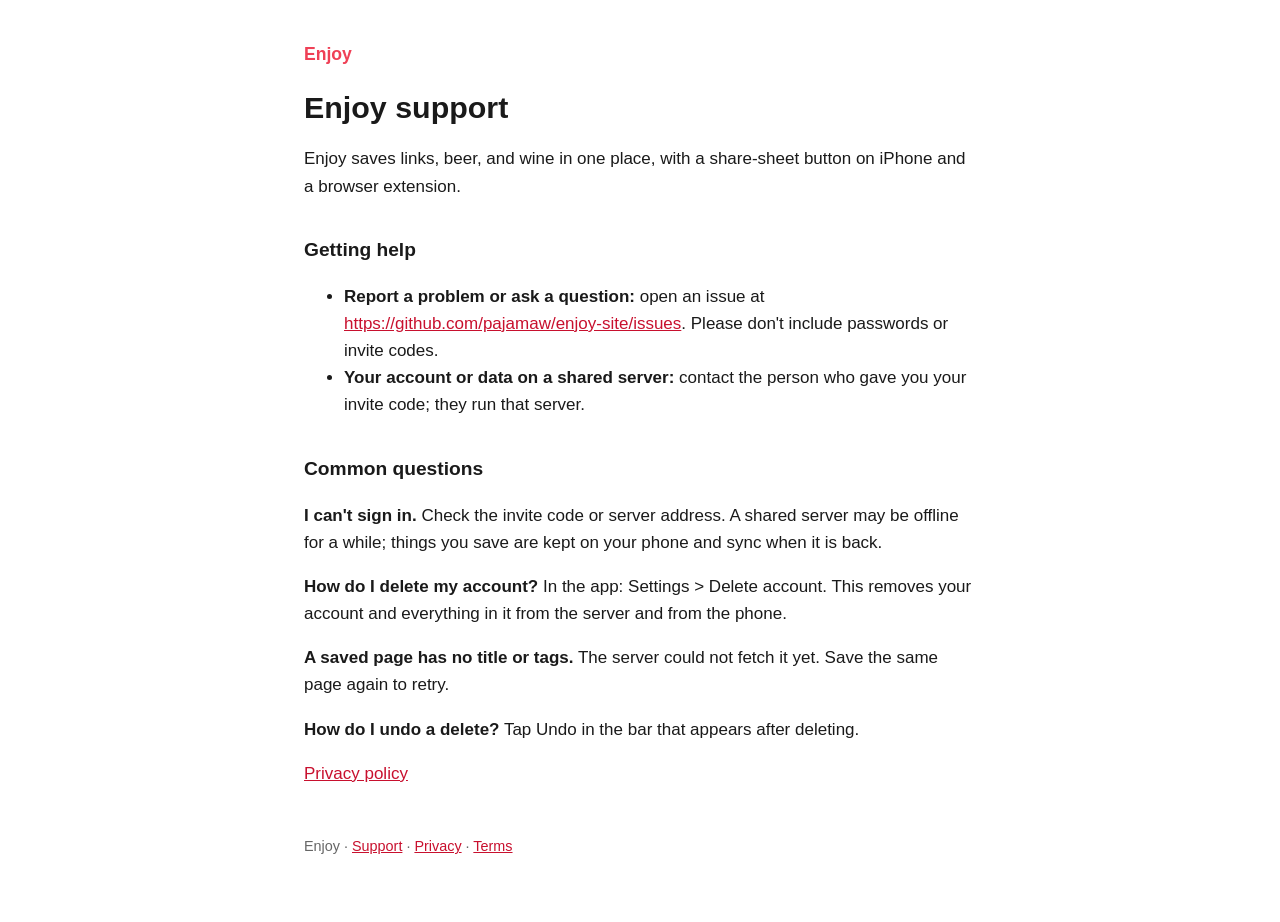
<file: index.html>
<!doctype html><html lang="en"><head><meta charset="utf-8"><meta name="viewport" content="width=device-width,initial-scale=1"><title>Enjoy support</title><link rel="stylesheet" href="style.css"></head><body><header><a href="./">Enjoy</a></header>
<h1 id="enjoy-support">Enjoy support</h1>
<p>Enjoy saves links, beer, and wine in one place, with a share-sheet
button on iPhone and a browser extension.</p>
<h2 id="getting-help">Getting help</h2>
<ul>
<li><strong>Report a problem or ask a question:</strong> open an issue
at <a
href="https://github.com/pajamaw/enjoy-site/issues">https://github.com/pajamaw/enjoy-site/issues</a>.
Please don't include passwords or invite codes.</li>
<li><strong>Your account or data on a shared server:</strong> contact
the person who gave you your invite code; they run that server.</li>
</ul>
<h2 id="common-questions">Common questions</h2>
<p><strong>I can't sign in.</strong> Check the invite code or server
address. A shared server may be offline for a while; things you save are
kept on your phone and sync when it is back.</p>
<p><strong>How do I delete my account?</strong> In the app: Settings
&gt; Delete account. This removes your account and everything in it from
the server and from the phone.</p>
<p><strong>A saved page has no title or tags.</strong> The server could
not fetch it yet. Save the same page again to retry.</p>
<p><strong>How do I undo a delete?</strong> Tap Undo in the bar that
appears after deleting.</p>
<p><a href="privacy.html">Privacy policy</a></p>
<footer>Enjoy · <a href="./">Support</a> · <a href="privacy.html">Privacy</a> · <a href="terms.html">Terms</a></footer></body></html>
</file>
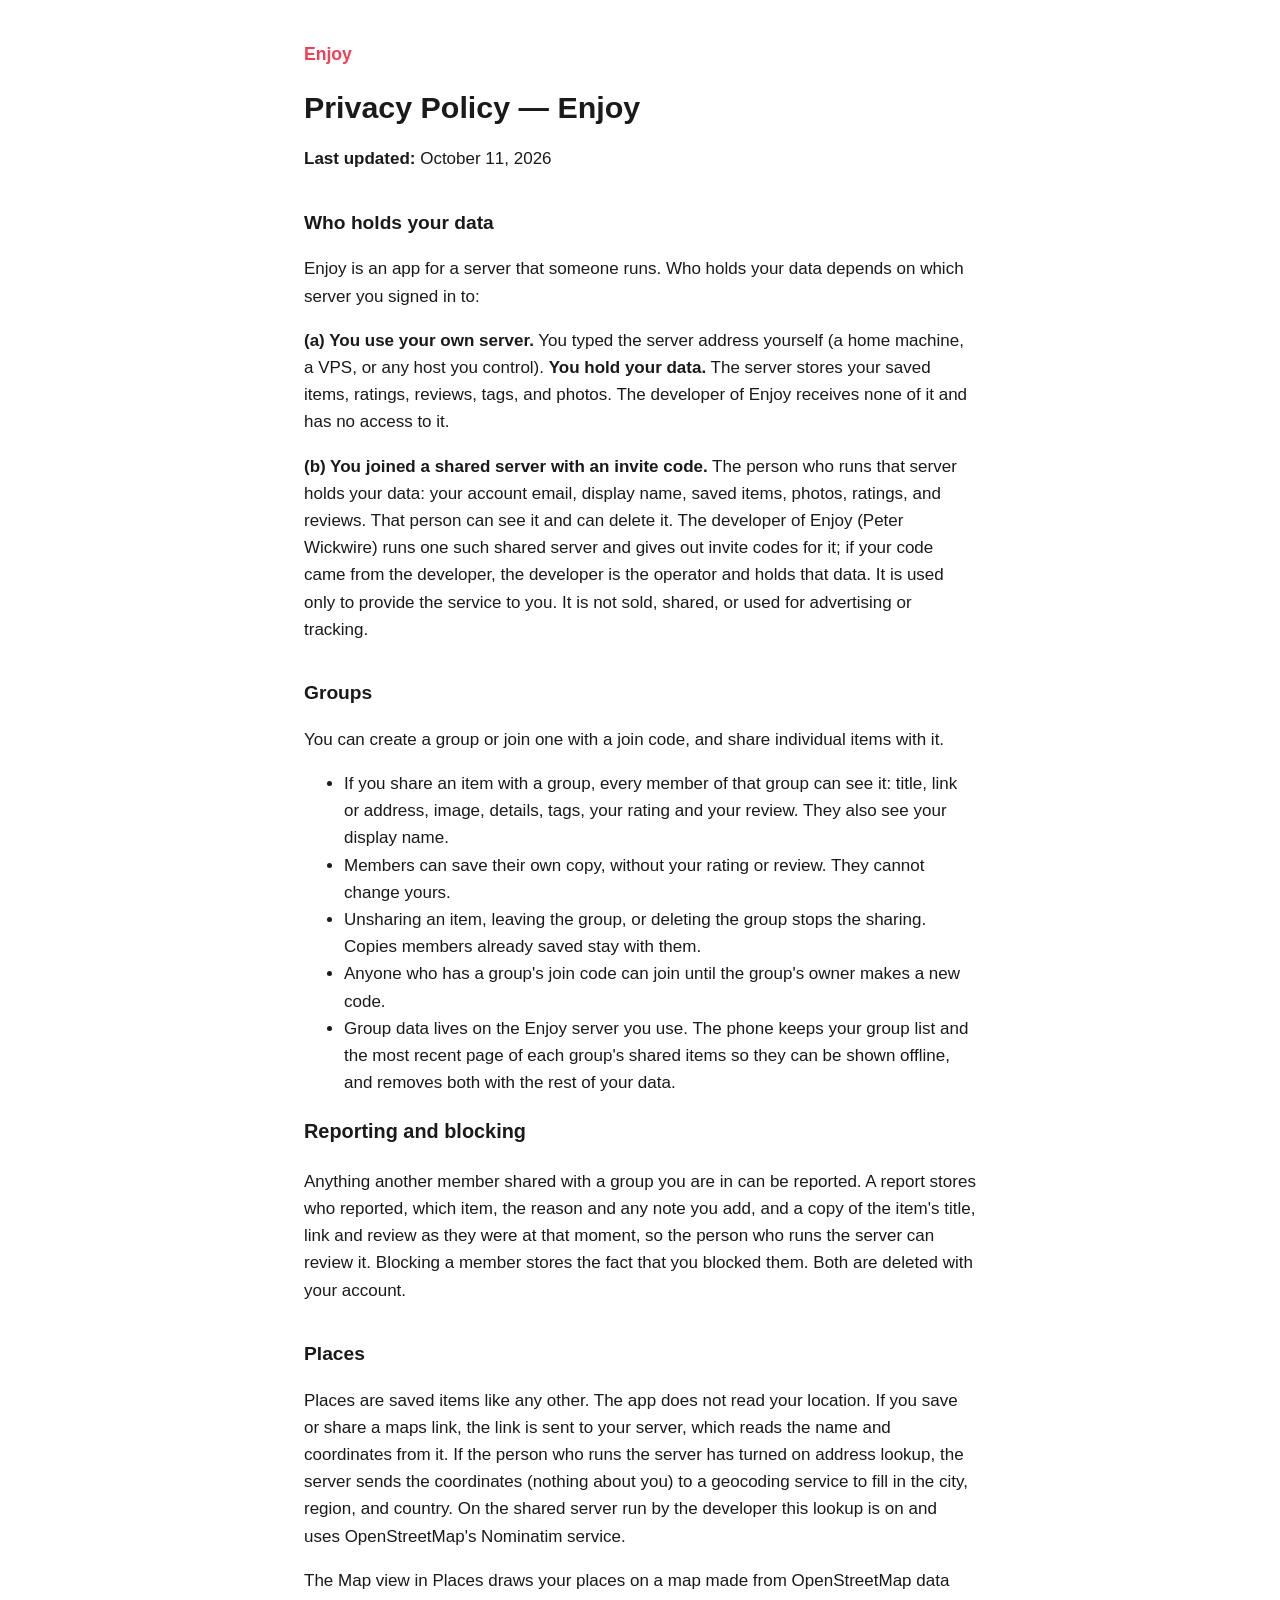
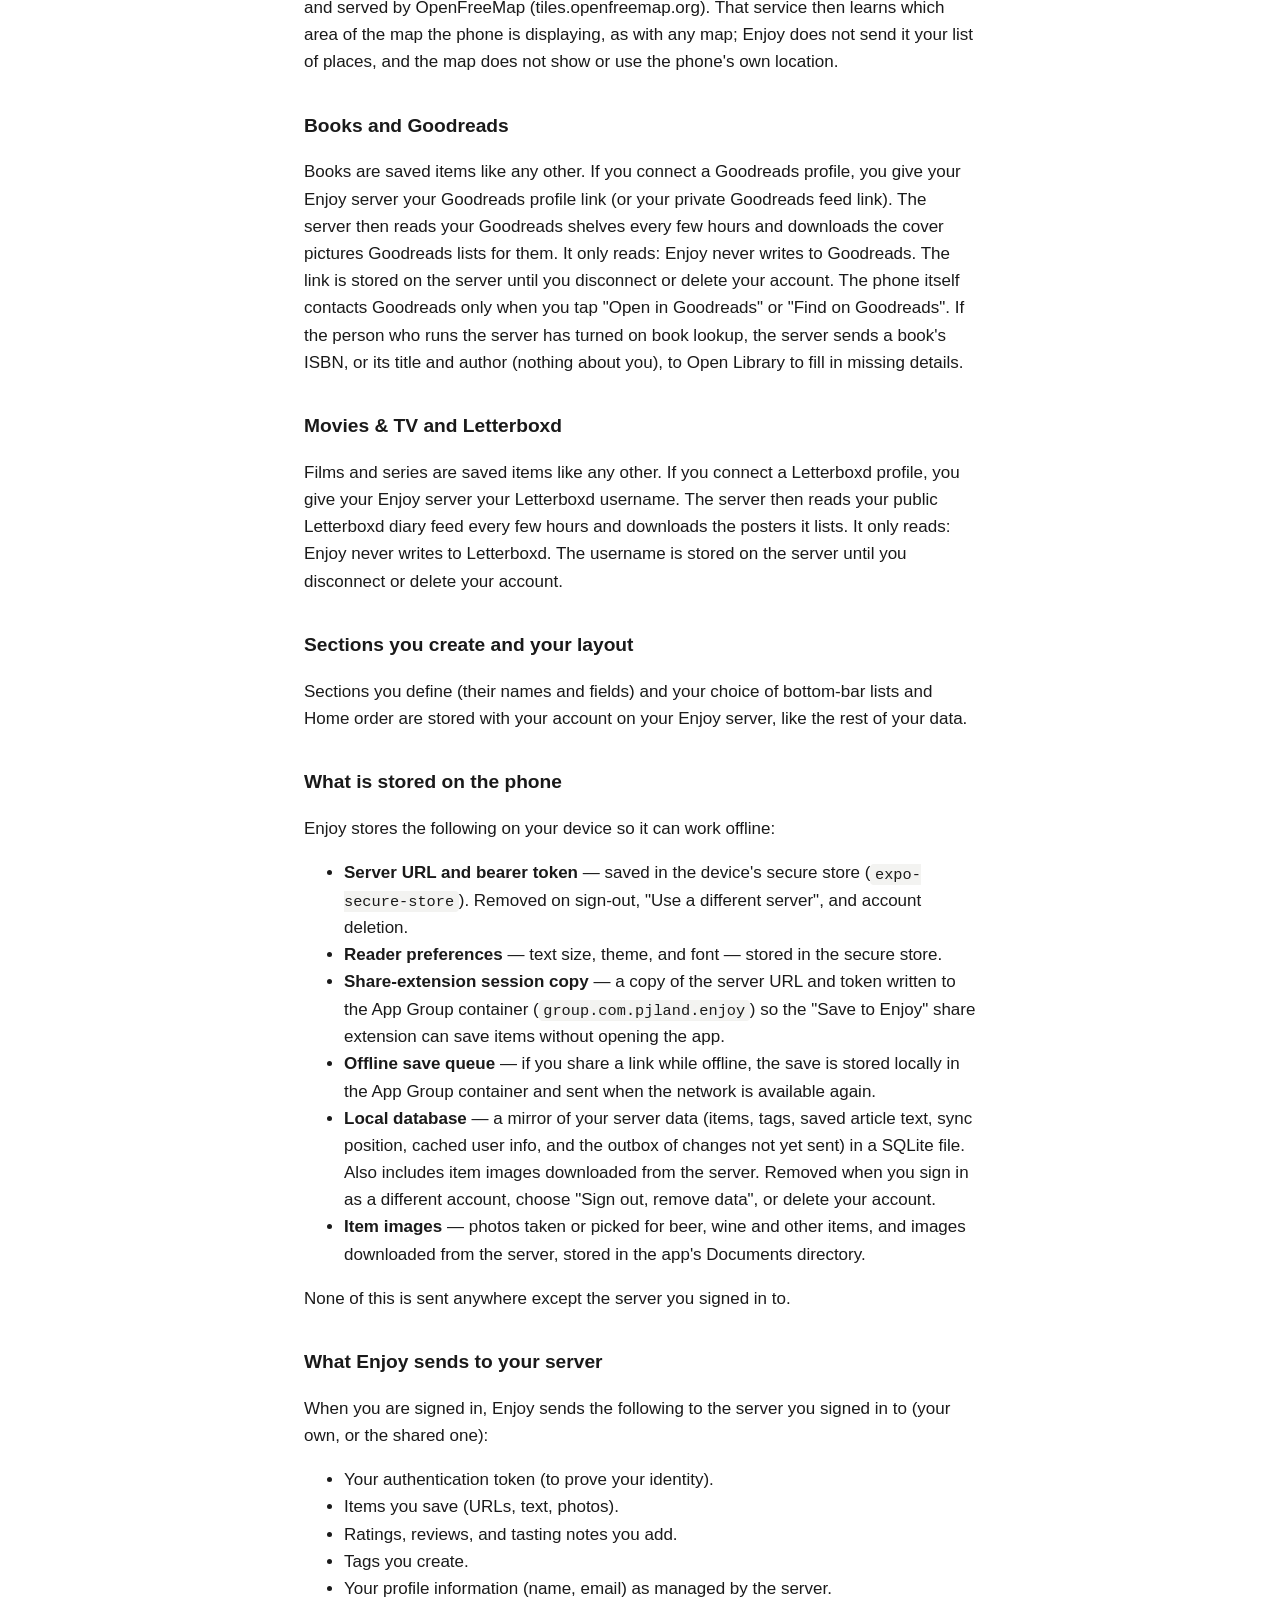
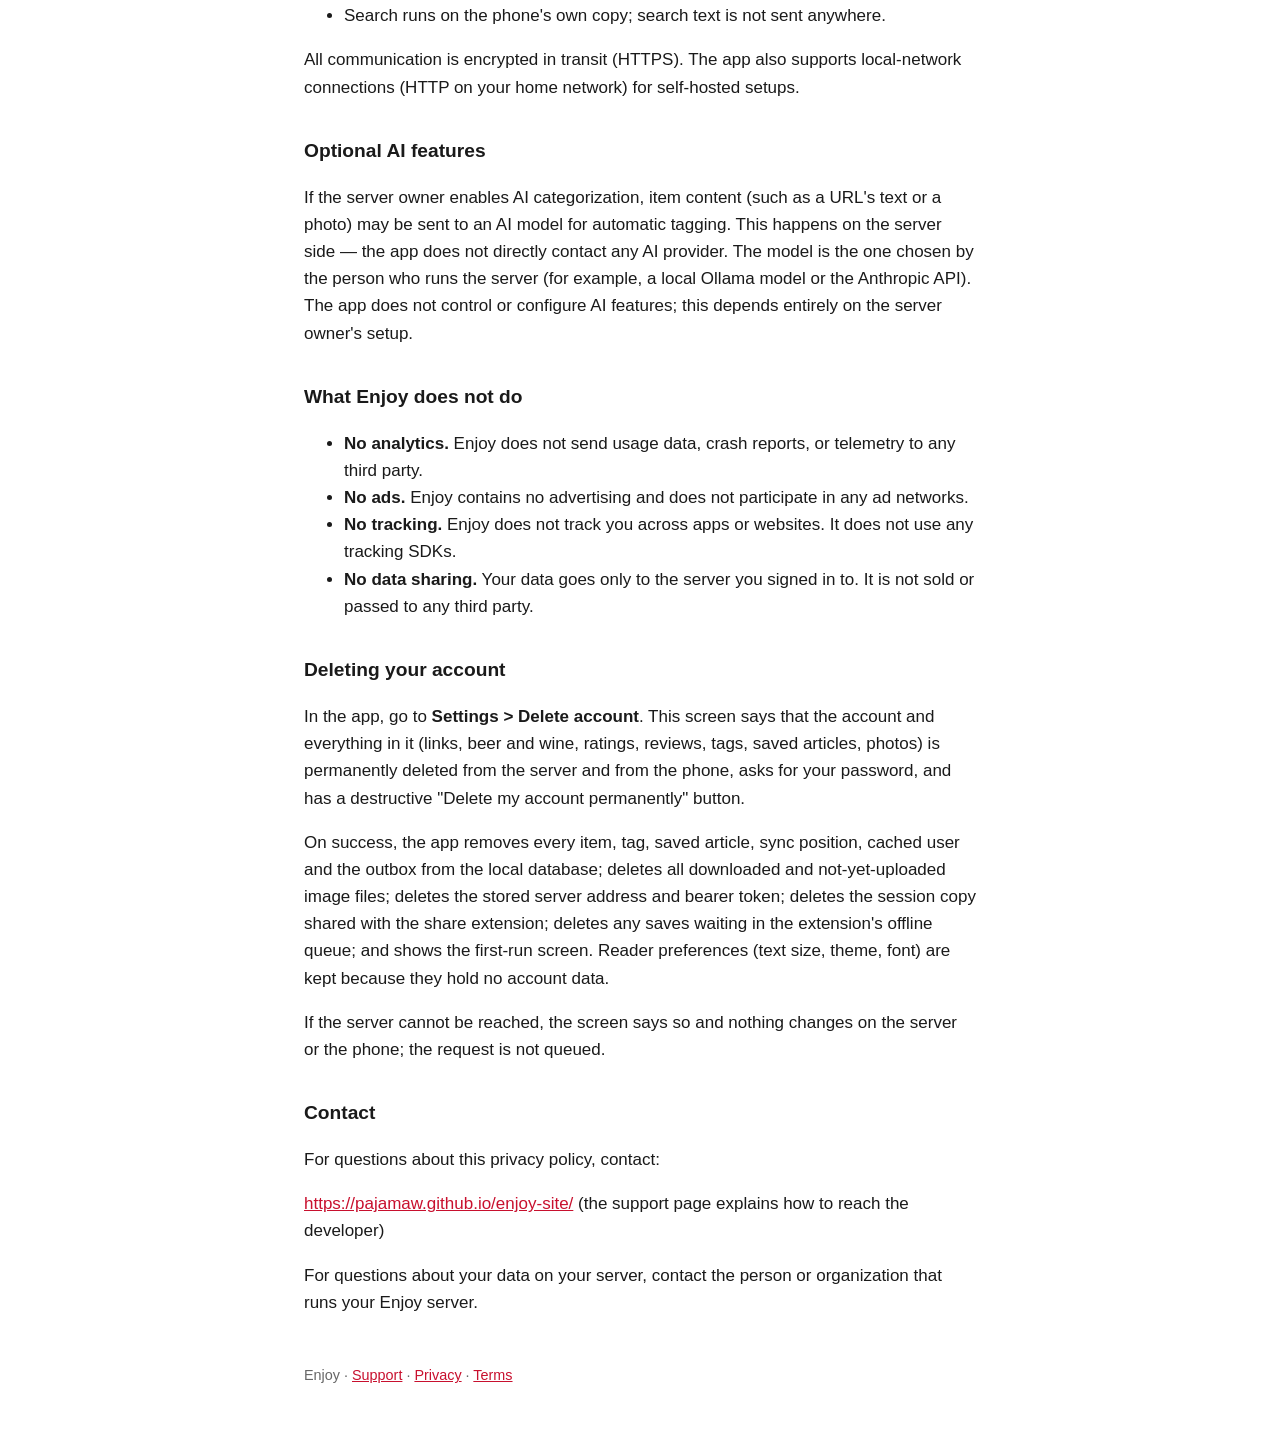
<file: privacy.html>
<!doctype html><html lang="en"><head><meta charset="utf-8"><meta name="viewport" content="width=device-width,initial-scale=1"><title>Enjoy privacy policy</title><link rel="stylesheet" href="style.css"></head><body><header><a href="./">Enjoy</a></header>
<h1 id="privacy-policy--enjoy">Privacy Policy — Enjoy</h1>
<p><strong>Last updated:</strong> October 11, 2026</p>
<h2 id="who-holds-your-data">Who holds your data</h2>
<p>Enjoy is an app for a server that someone runs. Who holds your data
depends on which server you signed in to:</p>
<p><strong>(a) You use your own server.</strong> You typed the server
address yourself (a home machine, a VPS, or any host you control).
<strong>You hold your data.</strong> The server stores your saved items,
ratings, reviews, tags, and photos. The developer of Enjoy receives none
of it and has no access to it.</p>
<p><strong>(b) You joined a shared server with an invite code.</strong>
The person who runs that server holds your data: your account email,
display name, saved items, photos, ratings, and reviews. That person can
see it and can delete it. The developer of Enjoy (Peter Wickwire) runs
one such shared server and gives out invite codes for it; if your code
came from the developer, the developer is the operator and holds that
data. It is used only to provide the service to you. It is not sold,
shared, or used for advertising or tracking.</p>
<h2 id="groups">Groups</h2>
<p>You can create a group or join one with a join code, and share
individual items with it.</p>
<ul>
<li>If you share an item with a group, every member of that group can
see it: title, link or address, image, details, tags, your rating and
your review. They also see your display name.</li>
<li>Members can save their own copy, without your rating or review. They
cannot change yours.</li>
<li>Unsharing an item, leaving the group, or deleting the group stops
the sharing. Copies members already saved stay with them.</li>
<li>Anyone who has a group's join code can join until the group's owner
makes a new code.</li>
<li>Group data lives on the Enjoy server you use. The phone keeps your
group list and the most recent page of each group's shared items so they
can be shown offline, and removes both with the rest of your data.</li>
</ul>
<h3 id="reporting-and-blocking">Reporting and blocking</h3>
<p>Anything another member shared with a group you are in can be
reported. A report stores who reported, which item, the reason and any
note you add, and a copy of the item's title, link and review as they
were at that moment, so the person who runs the server can review it.
Blocking a member stores the fact that you blocked them. Both are
deleted with your account.</p>
<h2 id="places">Places</h2>
<p>Places are saved items like any other. The app does not read your
location. If you save or share a maps link, the link is sent to your
server, which reads the name and coordinates from it. If the person who
runs the server has turned on address lookup, the server sends the
coordinates (nothing about you) to a geocoding service to fill in the
city, region, and country. On the shared server run by the developer
this lookup is on and uses OpenStreetMap's Nominatim service.</p>
<p>The Map view in Places draws your places on a map made from
OpenStreetMap data and served by OpenFreeMap (tiles.openfreemap.org).
That service then learns which area of the map the phone is displaying,
as with any map; Enjoy does not send it your list of places, and the map
does not show or use the phone's own location.</p>
<h2 id="books-and-goodreads">Books and Goodreads</h2>
<p>Books are saved items like any other. If you connect a Goodreads
profile, you give your Enjoy server your Goodreads profile link (or your
private Goodreads feed link). The server then reads your Goodreads
shelves every few hours and downloads the cover pictures Goodreads lists
for them. It only reads: Enjoy never writes to Goodreads. The link is
stored on the server until you disconnect or delete your account. The
phone itself contacts Goodreads only when you tap "Open in Goodreads" or
"Find on Goodreads". If the person who runs the server has turned on
book lookup, the server sends a book's ISBN, or its title and author
(nothing about you), to Open Library to fill in missing details.</p>
<h2 id="movies--tv-and-letterboxd">Movies &amp; TV and Letterboxd</h2>
<p>Films and series are saved items like any other. If you connect a
Letterboxd profile, you give your Enjoy server your Letterboxd username.
The server then reads your public Letterboxd diary feed every few hours
and downloads the posters it lists. It only reads: Enjoy never writes to
Letterboxd. The username is stored on the server until you disconnect or
delete your account.</p>
<h2 id="sections-you-create-and-your-layout">Sections you create and
your layout</h2>
<p>Sections you define (their names and fields) and your choice of
bottom-bar lists and Home order are stored with your account on your
Enjoy server, like the rest of your data.</p>
<h2 id="what-is-stored-on-the-phone">What is stored on the phone</h2>
<p>Enjoy stores the following on your device so it can work offline:</p>
<ul>
<li><strong>Server URL and bearer token</strong> — saved in the device's
secure store (<code>expo-secure-store</code>). Removed on sign-out, "Use
a different server", and account deletion.</li>
<li><strong>Reader preferences</strong> — text size, theme, and font —
stored in the secure store.</li>
<li><strong>Share-extension session copy</strong> — a copy of the server
URL and token written to the App Group container
(<code>group.com.pjland.enjoy</code>) so the "Save to Enjoy" share
extension can save items without opening the app.</li>
<li><strong>Offline save queue</strong> — if you share a link while
offline, the save is stored locally in the App Group container and sent
when the network is available again.</li>
<li><strong>Local database</strong> — a mirror of your server data
(items, tags, saved article text, sync position, cached user info, and
the outbox of changes not yet sent) in a SQLite file. Also includes item
images downloaded from the server. Removed when you sign in as a
different account, choose "Sign out, remove data", or delete your
account.</li>
<li><strong>Item images</strong> — photos taken or picked for beer, wine
and other items, and images downloaded from the server, stored in the
app's Documents directory.</li>
</ul>
<p>None of this is sent anywhere except the server you signed in to.</p>
<h2 id="what-enjoy-sends-to-your-server">What Enjoy sends to your
server</h2>
<p>When you are signed in, Enjoy sends the following to the server you
signed in to (your own, or the shared one):</p>
<ul>
<li>Your authentication token (to prove your identity).</li>
<li>Items you save (URLs, text, photos).</li>
<li>Ratings, reviews, and tasting notes you add.</li>
<li>Tags you create.</li>
<li>Your profile information (name, email) as managed by the
server.</li>
<li>Search runs on the phone's own copy; search text is not sent
anywhere.</li>
</ul>
<p>All communication is encrypted in transit (HTTPS). The app also
supports local-network connections (HTTP on your home network) for
self-hosted setups.</p>
<h2 id="optional-ai-features">Optional AI features</h2>
<p>If the server owner enables AI categorization, item content (such as
a URL's text or a photo) may be sent to an AI model for automatic
tagging. This happens on the server side — the app does not directly
contact any AI provider. The model is the one chosen by the person who
runs the server (for example, a local Ollama model or the Anthropic
API). The app does not control or configure AI features; this depends
entirely on the server owner's setup.</p>
<h2 id="what-enjoy-does-not-do">What Enjoy does not do</h2>
<ul>
<li><strong>No analytics.</strong> Enjoy does not send usage data, crash
reports, or telemetry to any third party.</li>
<li><strong>No ads.</strong> Enjoy contains no advertising and does not
participate in any ad networks.</li>
<li><strong>No tracking.</strong> Enjoy does not track you across apps
or websites. It does not use any tracking SDKs.</li>
<li><strong>No data sharing.</strong> Your data goes only to the server
you signed in to. It is not sold or passed to any third party.</li>
</ul>
<h2 id="deleting-your-account">Deleting your account</h2>
<p>In the app, go to <strong>Settings &gt; Delete account</strong>. This
screen says that the account and everything in it (links, beer and wine,
ratings, reviews, tags, saved articles, photos) is permanently deleted
from the server and from the phone, asks for your password, and has a
destructive "Delete my account permanently" button.</p>
<p>On success, the app removes every item, tag, saved article, sync
position, cached user and the outbox from the local database; deletes
all downloaded and not-yet-uploaded image files; deletes the stored
server address and bearer token; deletes the session copy shared with
the share extension; deletes any saves waiting in the extension's
offline queue; and shows the first-run screen. Reader preferences (text
size, theme, font) are kept because they hold no account data.</p>
<p>If the server cannot be reached, the screen says so and nothing
changes on the server or the phone; the request is not queued.</p>
<h2 id="contact">Contact</h2>
<p>For questions about this privacy policy, contact:</p>
<p><a
href="https://pajamaw.github.io/enjoy-site/">https://pajamaw.github.io/enjoy-site/</a>
(the support page explains how to reach the developer)</p>
<p>For questions about your data on your server, contact the person or
organization that runs your Enjoy server.</p>
<footer>Enjoy · <a href="./">Support</a> · <a href="privacy.html">Privacy</a> · <a href="terms.html">Terms</a></footer></body></html>
</file>
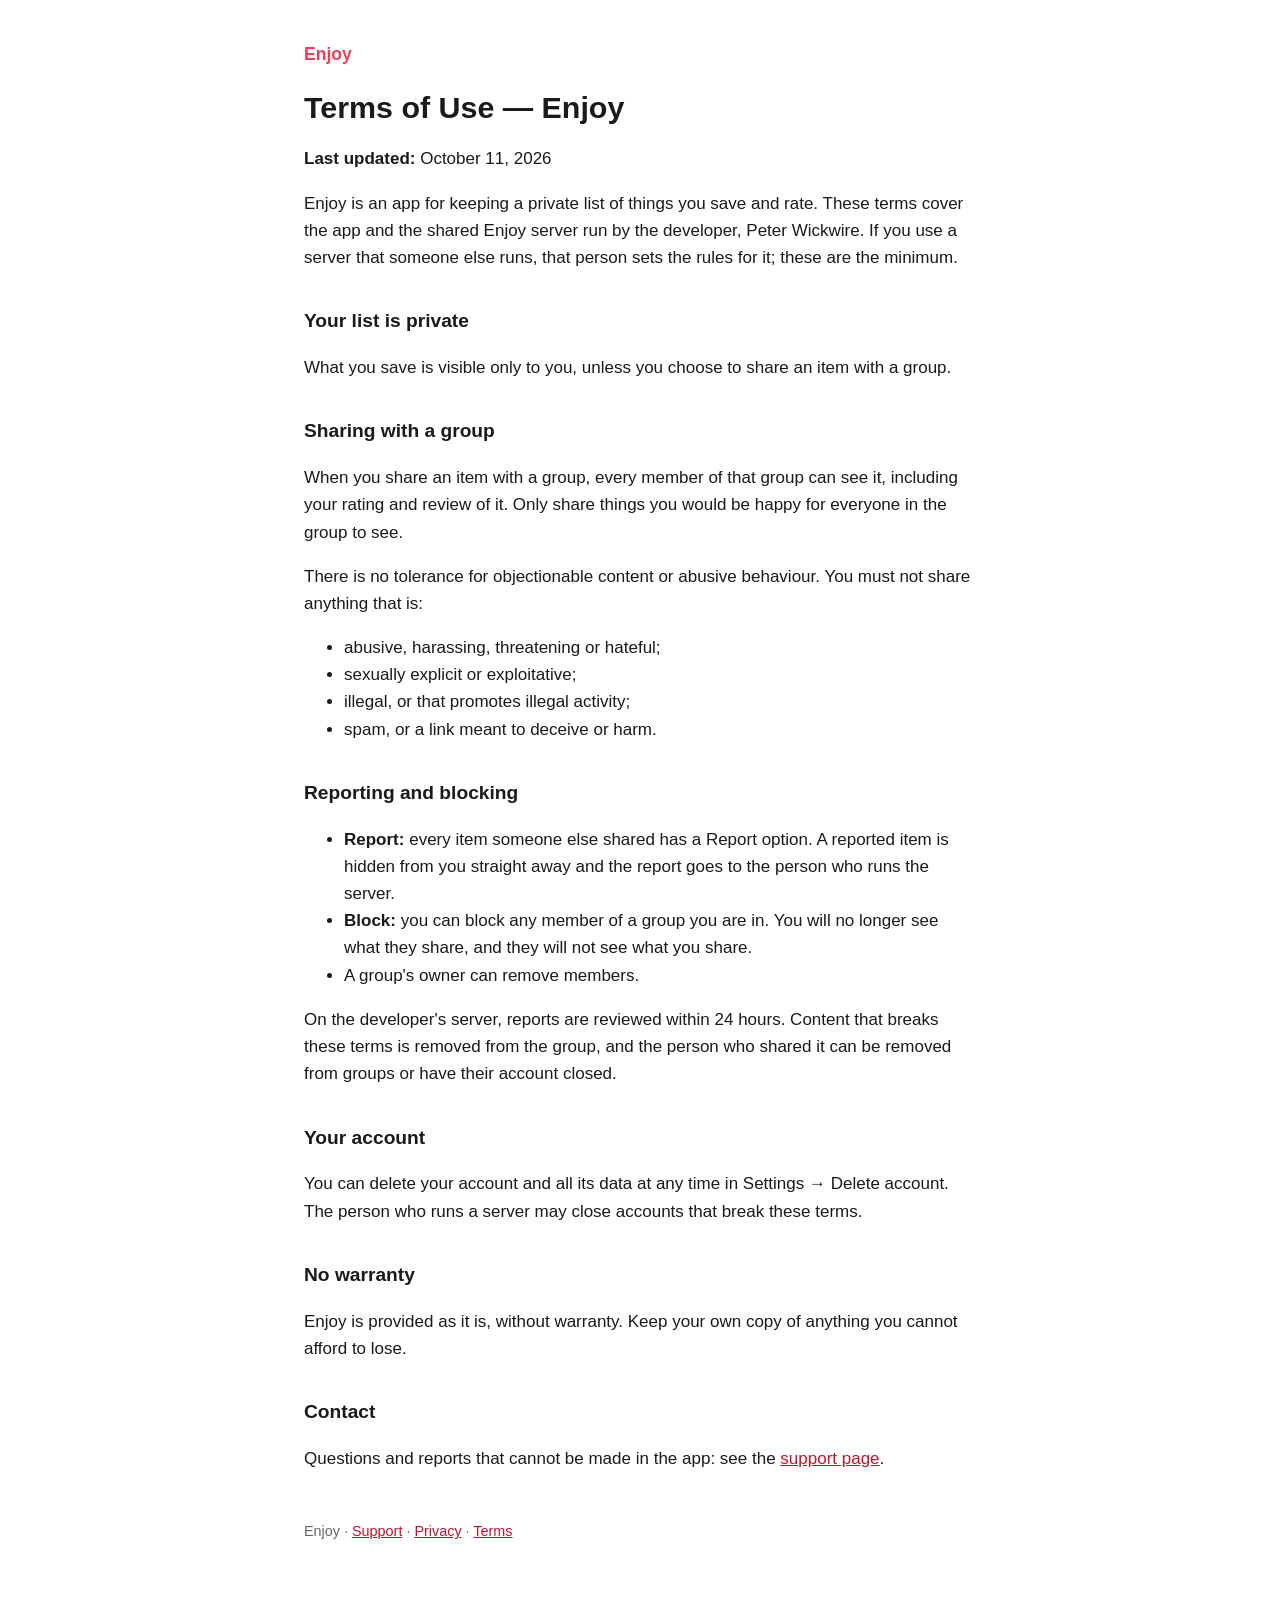
<file: terms.html>
<!doctype html><html lang="en"><head><meta charset="utf-8"><meta name="viewport" content="width=device-width,initial-scale=1"><title>Enjoy terms of use</title><link rel="stylesheet" href="style.css"></head><body><header><a href="./">Enjoy</a></header>
<h1 id="terms-of-use--enjoy">Terms of Use — Enjoy</h1>
<p><strong>Last updated:</strong> October 11, 2026</p>
<p>Enjoy is an app for keeping a private list of things you save and
rate. These terms cover the app and the shared Enjoy server run by the
developer, Peter Wickwire. If you use a server that someone else runs,
that person sets the rules for it; these are the minimum.</p>
<h2 id="your-list-is-private">Your list is private</h2>
<p>What you save is visible only to you, unless you choose to share an
item with a group.</p>
<h2 id="sharing-with-a-group">Sharing with a group</h2>
<p>When you share an item with a group, every member of that group can
see it, including your rating and review of it. Only share things you
would be happy for everyone in the group to see.</p>
<p>There is no tolerance for objectionable content or abusive behaviour.
You must not share anything that is:</p>
<ul>
<li>abusive, harassing, threatening or hateful;</li>
<li>sexually explicit or exploitative;</li>
<li>illegal, or that promotes illegal activity;</li>
<li>spam, or a link meant to deceive or harm.</li>
</ul>
<h2 id="reporting-and-blocking">Reporting and blocking</h2>
<ul>
<li><strong>Report:</strong> every item someone else shared has a Report
option. A reported item is hidden from you straight away and the report
goes to the person who runs the server.</li>
<li><strong>Block:</strong> you can block any member of a group you are
in. You will no longer see what they share, and they will not see what
you share.</li>
<li>A group's owner can remove members.</li>
</ul>
<p>On the developer's server, reports are reviewed within 24 hours.
Content that breaks these terms is removed from the group, and the
person who shared it can be removed from groups or have their account
closed.</p>
<h2 id="your-account">Your account</h2>
<p>You can delete your account and all its data at any time in Settings
→ Delete account. The person who runs a server may close accounts that
break these terms.</p>
<h2 id="no-warranty">No warranty</h2>
<p>Enjoy is provided as it is, without warranty. Keep your own copy of
anything you cannot afford to lose.</p>
<h2 id="contact">Contact</h2>
<p>Questions and reports that cannot be made in the app: see the <a
href="./">support page</a>.</p>
<footer>Enjoy · <a href="./">Support</a> · <a href="privacy.html">Privacy</a> · <a href="terms.html">Terms</a></footer></body></html>
</file>
<file: style.css>
:root{color-scheme:light dark}
body{font:17px/1.6 -apple-system,BlinkMacSystemFont,"Segoe UI",sans-serif;max-width:42rem;margin:0 auto;padding:2.5rem 1.25rem 4rem;color:#1a1a1a;background:#fff}
h1{font-size:1.9rem;line-height:1.2}h2{font-size:1.2rem;margin-top:2.2rem}
a{color:#c8102e}code{font-size:.9em;background:#f3f3f1;padding:.1em .3em;border-radius:4px}
header a{font-weight:700;text-decoration:none;color:#ef4056;font-size:1.1rem}
footer{margin-top:3rem;font-size:.9rem;color:#666}
@media(prefers-color-scheme:dark){body{background:#1a1a1a;color:#f2f2f2}a{color:#ff6b7d}code{background:#2a2a2a}footer{color:#aaa}}
</file>
